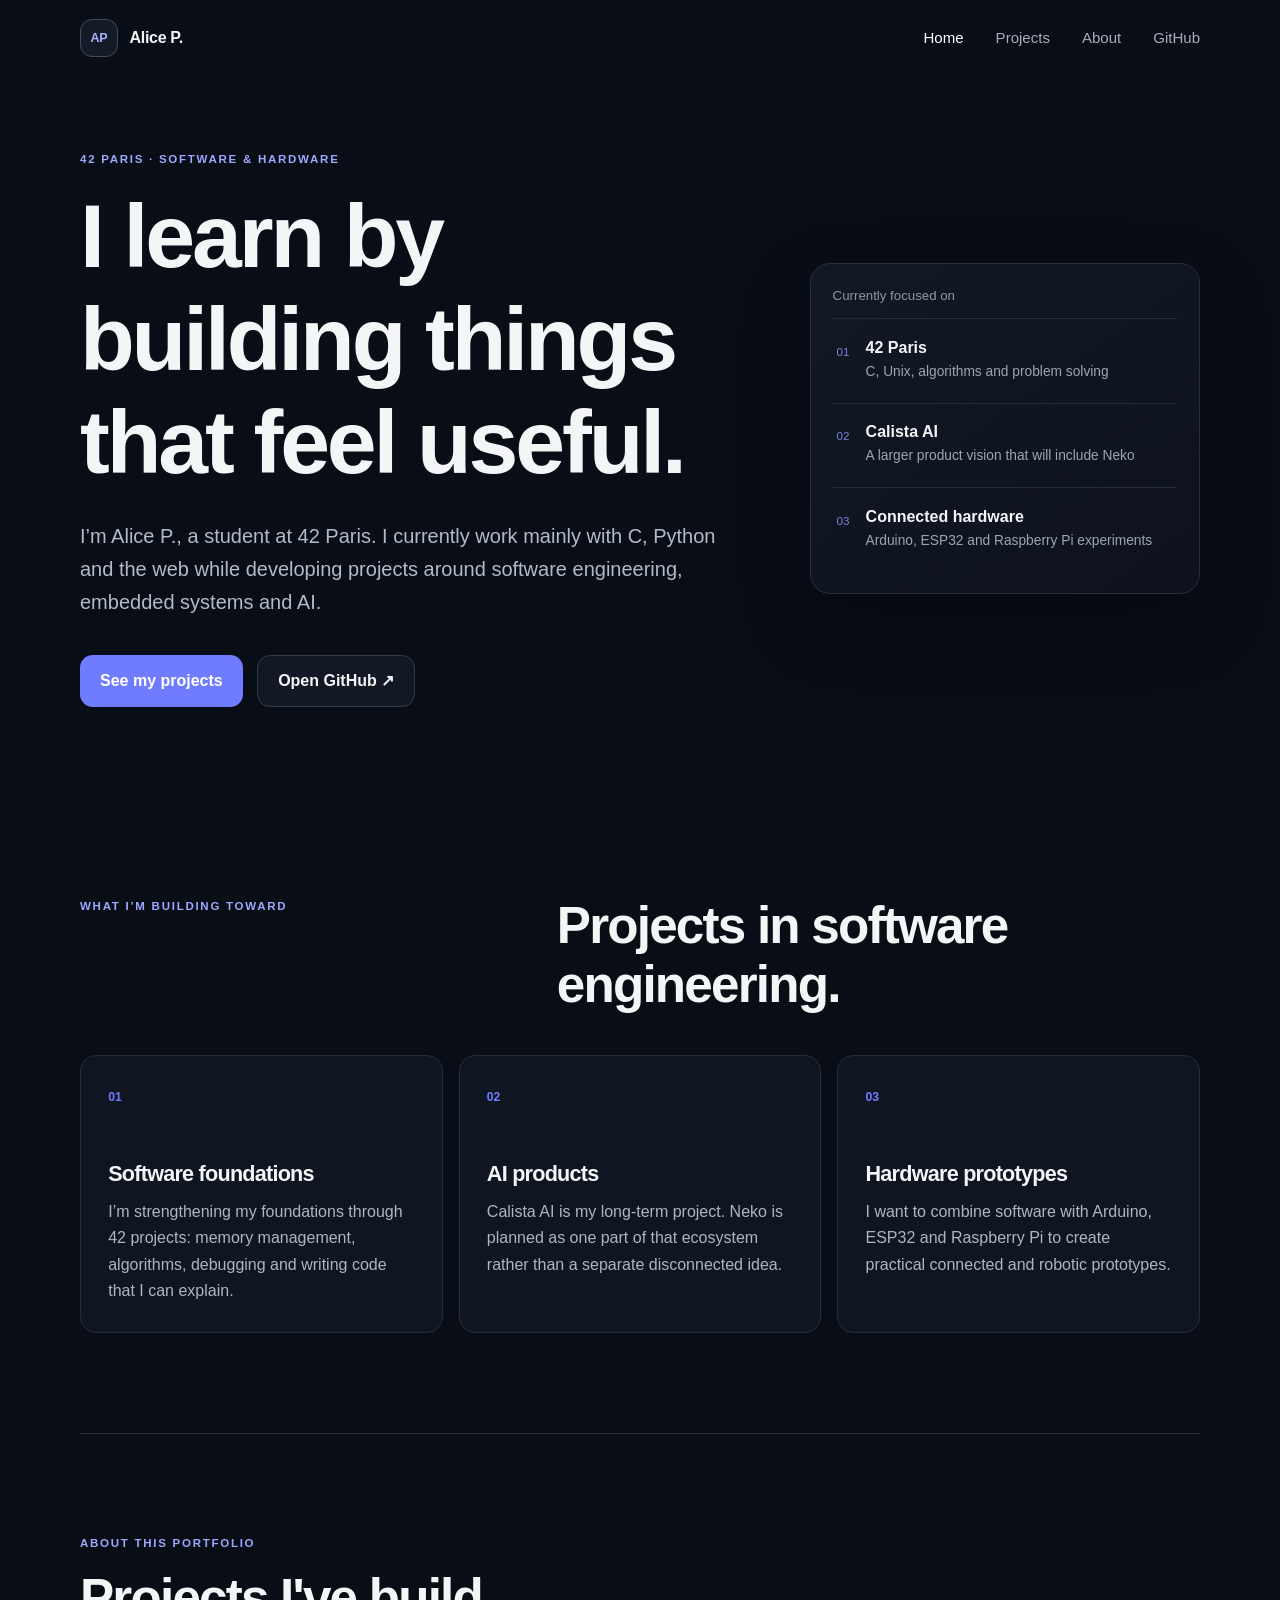
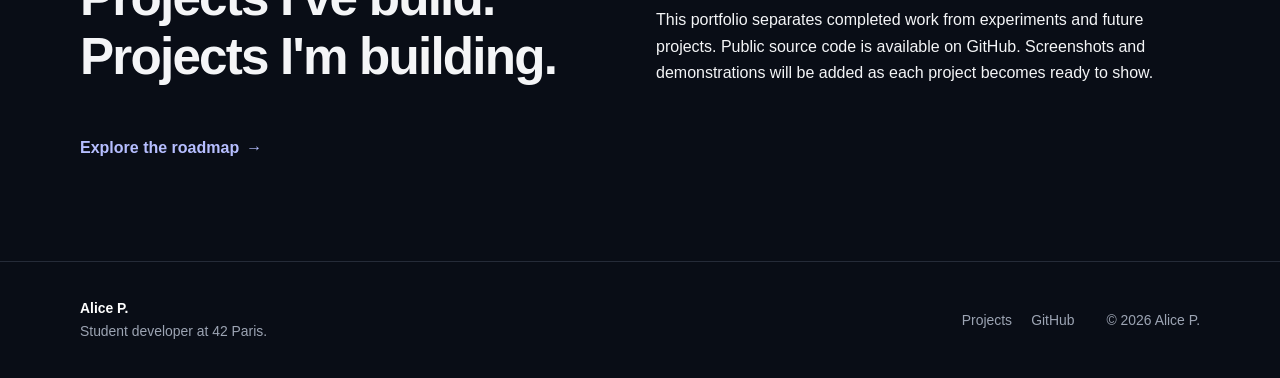
<file: index.html>
<!doctype html>
<html lang="en">
<head>
  <meta charset="utf-8">
  <meta name="viewport" content="width=device-width, initial-scale=1">
  <meta name="description" content="Portfolio of Alice P., a 42 Paris student building software, embedded systems and AI projects.">
  <meta name="referrer" content="strict-origin-when-cross-origin">
  <meta name="color-scheme" content="dark">
  <title>Alice P. | Developer Portfolio</title>
  <link rel="stylesheet" href="style.css">
  <script src="script.js" defer></script>
</head>
<body>
  <a class="skip-link" href="#main-content">Skip to content</a>
  <header class="site-header">
    <nav class="container nav" aria-label="Main navigation">
      <a class="logo" href="index.html" aria-label="Alice P. home"><span class="logo-mark" aria-hidden="true">AP</span><span>Alice P.</span></a>
      <ul class="nav-links">
        <li><a href="index.html">Home</a></li><li><a href="projects.html">Projects</a></li><li><a href="about.html">About</a></li><li><a href="https://github.com/Alcije" target="_blank" rel="noopener noreferrer">GitHub</a></li>
      </ul>
      <button class="menu-button" type="button" aria-label="Open navigation" aria-expanded="false" aria-controls="mobile-navigation"><span></span><span></span><span></span></button>
    </nav>
    <nav class="mobile-nav" id="mobile-navigation" aria-label="Mobile navigation" hidden>
      <a href="index.html">Home</a><a href="projects.html">Projects</a><a href="about.html">About</a><a href="https://github.com/Alcije" target="_blank" rel="noopener noreferrer">GitHub</a>
    </nav>
  </header>

  <main id="main-content">
    <section class="hero container">
      <div class="hero-copy reveal">
        <p class="eyebrow">42 Paris · Software &amp; hardware</p>
        <h1>I learn by building things that feel useful.</h1>
        <p class="hero-text">I’m Alice P., a student at 42 Paris. I currently work mainly with C, Python and the web while developing projects around software engineering, embedded systems and AI.</p>
        <div class="actions"><a class="button primary" href="projects.html">See my projects</a><a class="button secondary" href="https://github.com/Alcije" target="_blank" rel="noopener noreferrer">Open GitHub ↗</a></div>
      </div>
      <aside class="hero-panel reveal" aria-label="Current focus">
        <p class="panel-label">Currently focused on</p>
        <ul class="focus-list">
          <li><span>01</span><div><strong>42 Paris</strong><small>C, Unix, algorithms and problem solving</small></div></li>
          <li><span>02</span><div><strong>Calista AI</strong><small>A larger product vision that will include Neko</small></div></li>
          <li><span>03</span><div><strong>Connected hardware</strong><small>Arduino, ESP32 and Raspberry Pi experiments</small></div></li>
        </ul>
      </aside>
    </section>

    <section class="container section">
      <div class="section-heading reveal"><p class="eyebrow">What I’m building toward</p><h2>Projects in software engineering.</h2></div>
      <div class="three-column">
        <article class="info-card reveal"><span class="card-index">01</span><h3>Software foundations</h3><p>I’m strengthening my foundations through 42 projects: memory management, algorithms, debugging and writing code that I can explain.</p></article>
        <article class="info-card reveal"><span class="card-index">02</span><h3>AI products</h3><p>Calista AI is my long-term project. Neko is planned as one part of that ecosystem rather than a separate disconnected idea.</p></article>
        <article class="info-card reveal"><span class="card-index">03</span><h3>Hardware prototypes</h3><p>I want to combine software with Arduino, ESP32 and Raspberry Pi to create practical connected and robotic prototypes.</p></article>
      </div>
    </section>

    <section class="container section project-preview reveal">
      <div><p class="eyebrow">About this portfolio</p><h2>Projects I've build. Projects I'm building.</h2></div>
      <p>This portfolio separates completed work from experiments and future projects. Public source code is available on GitHub. Screenshots and demonstrations will be added as each project becomes ready to show.</p>
      <a class="text-link" href="projects.html">Explore the roadmap <span aria-hidden="true">→</span></a>
    </section>
  </main>

  <footer><div class="container footer-inner"><div><strong>Alice P.</strong><p>Student developer at 42 Paris.</p></div><div class="footer-links"><a href="projects.html">Projects</a><a href="https://github.com/Alcije" target="_blank" rel="noopener noreferrer">GitHub</a></div><p>© <span data-year>2026</span> Alice P.</p></div></footer>
</body>
</html>
</file>
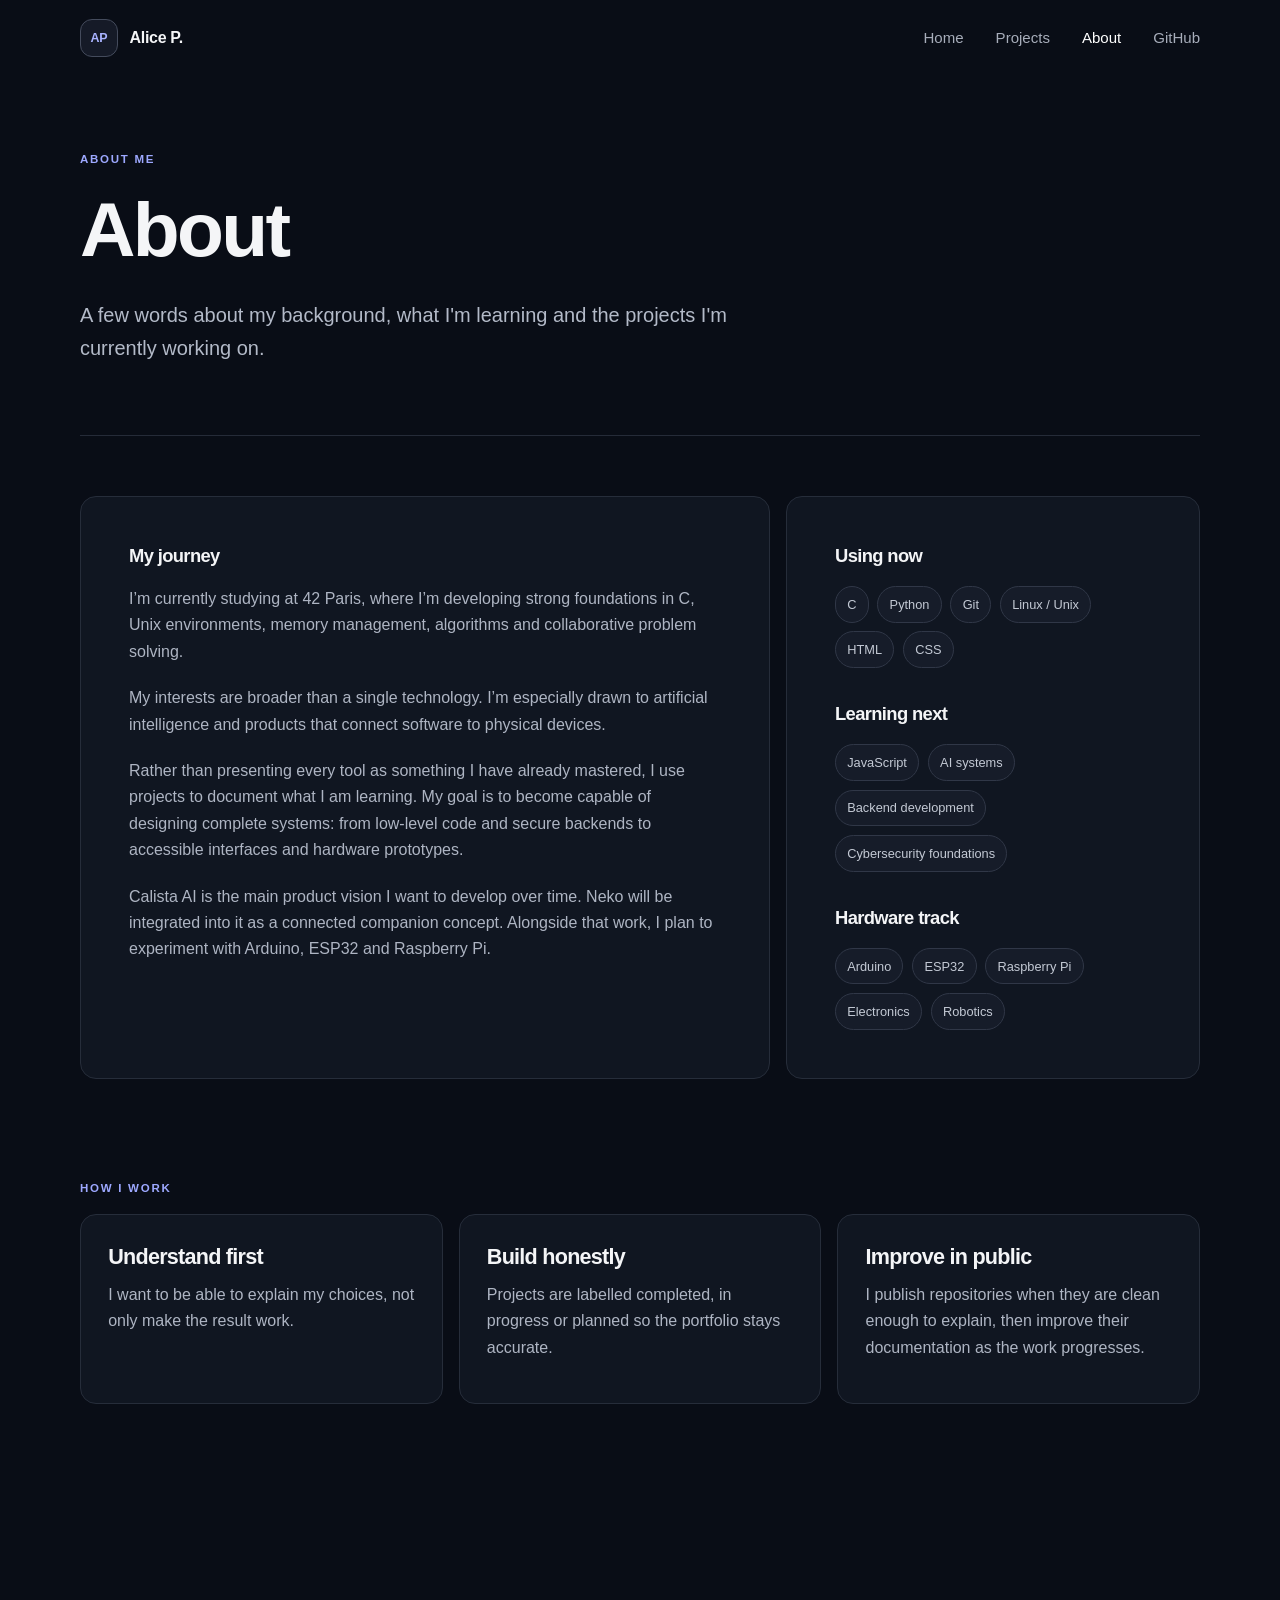
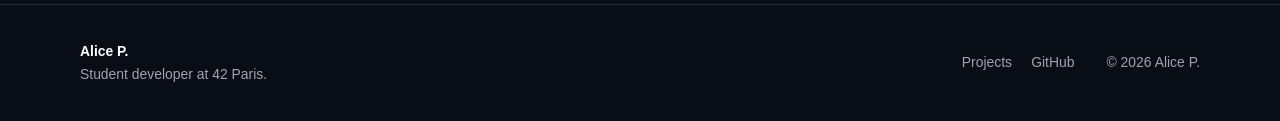
<file: about.html>
<!doctype html>
<html lang="en">
<head>
  <meta charset="utf-8"><meta name="viewport" content="width=device-width, initial-scale=1">
  <meta name="description" content="About Alice P., a student developer at 42 Paris interested in software engineering, embedded systems and AI.">
  <meta name="referrer" content="strict-origin-when-cross-origin"><meta name="color-scheme" content="dark">
  <title>About | Alice P.</title><link rel="stylesheet" href="style.css"><script src="script.js" defer></script>
</head>
<body>
<a class="skip-link" href="#main-content">Skip to content</a>
<header class="site-header"><nav class="container nav" aria-label="Main navigation"><a class="logo" href="index.html"><span class="logo-mark" aria-hidden="true">AP</span><span>Alice P.</span></a><ul class="nav-links"><li><a href="index.html">Home</a></li><li><a href="projects.html">Projects</a></li><li><a href="about.html">About</a></li><li><a href="https://github.com/Alcije" target="_blank" rel="noopener noreferrer">GitHub</a></li></ul><button class="menu-button" type="button" aria-label="Open navigation" aria-expanded="false" aria-controls="mobile-navigation"><span></span><span></span><span></span></button></nav><nav class="mobile-nav" id="mobile-navigation" aria-label="Mobile navigation" hidden><a href="index.html">Home</a><a href="projects.html">Projects</a><a href="about.html">About</a><a href="https://github.com/Alcije" target="_blank" rel="noopener noreferrer">GitHub</a></nav></header>
<main id="main-content" class="container page-main">
  <header class="page-heading reveal"><p class="eyebrow">About me</p><h1>About</h1><p>A few words about my background, what I'm learning and the projects I'm currently working on.</p></header>
  <section class="about-layout">
    <article class="story reveal">
      <h2>My journey</h2>
      <p>I’m currently studying at 42 Paris, where I’m developing strong foundations in C, Unix environments, memory management, algorithms and collaborative problem solving.</p>
      <p>My interests are broader than a single technology. I’m especially drawn to artificial intelligence and products that connect software to physical devices.</p>
      <p>Rather than presenting every tool as something I have already mastered, I use projects to document what I am learning. My goal is to become capable of designing complete systems: from low-level code and secure backends to accessible interfaces and hardware prototypes.</p>
      <p>Calista AI is the main product vision I want to develop over time. Neko will be integrated into it as a connected companion concept. Alongside that work, I plan to experiment with Arduino, ESP32 and Raspberry Pi.</p>
    </article>
    <aside class="learning-panel reveal">
      <div class="skill-group"><h2>Using now</h2><div class="tag-list"><span>C</span><span>Python</span><span>Git</span><span>Linux / Unix</span><span>HTML</span><span>CSS</span></div></div>
      <div class="skill-group"><h2>Learning next</h2><div class="tag-list"><span>JavaScript</span><span>AI systems</span><span>Backend development</span><span>Cybersecurity foundations</span></div></div>
      <div class="skill-group"><h2>Hardware track</h2><div class="tag-list"><span>Arduino</span><span>ESP32</span><span>Raspberry Pi</span><span>Electronics</span><span>Robotics</span></div></div>
    </aside>
  </section>
  <section class="container section values-section reveal"><p class="eyebrow">How I work</p><div class="three-column"><article class="info-card"><h3>Understand first</h3><p>I want to be able to explain my choices, not only make the result work.</p></article><article class="info-card"><h3>Build honestly</h3><p>Projects are labelled completed, in progress or planned so the portfolio stays accurate.</p></article><article class="info-card"><h3>Improve in public</h3><p>I publish repositories when they are clean enough to explain, then improve their documentation as the work progresses.</p></article></div></section>
</main>
<footer><div class="container footer-inner"><div><strong>Alice P.</strong><p>Student developer at 42 Paris.</p></div><div class="footer-links"><a href="projects.html">Projects</a><a href="https://github.com/Alcije" target="_blank" rel="noopener noreferrer">GitHub</a></div><p>© <span data-year>2026</span> Alice P.</p></div></footer>
</body></html>
</file>
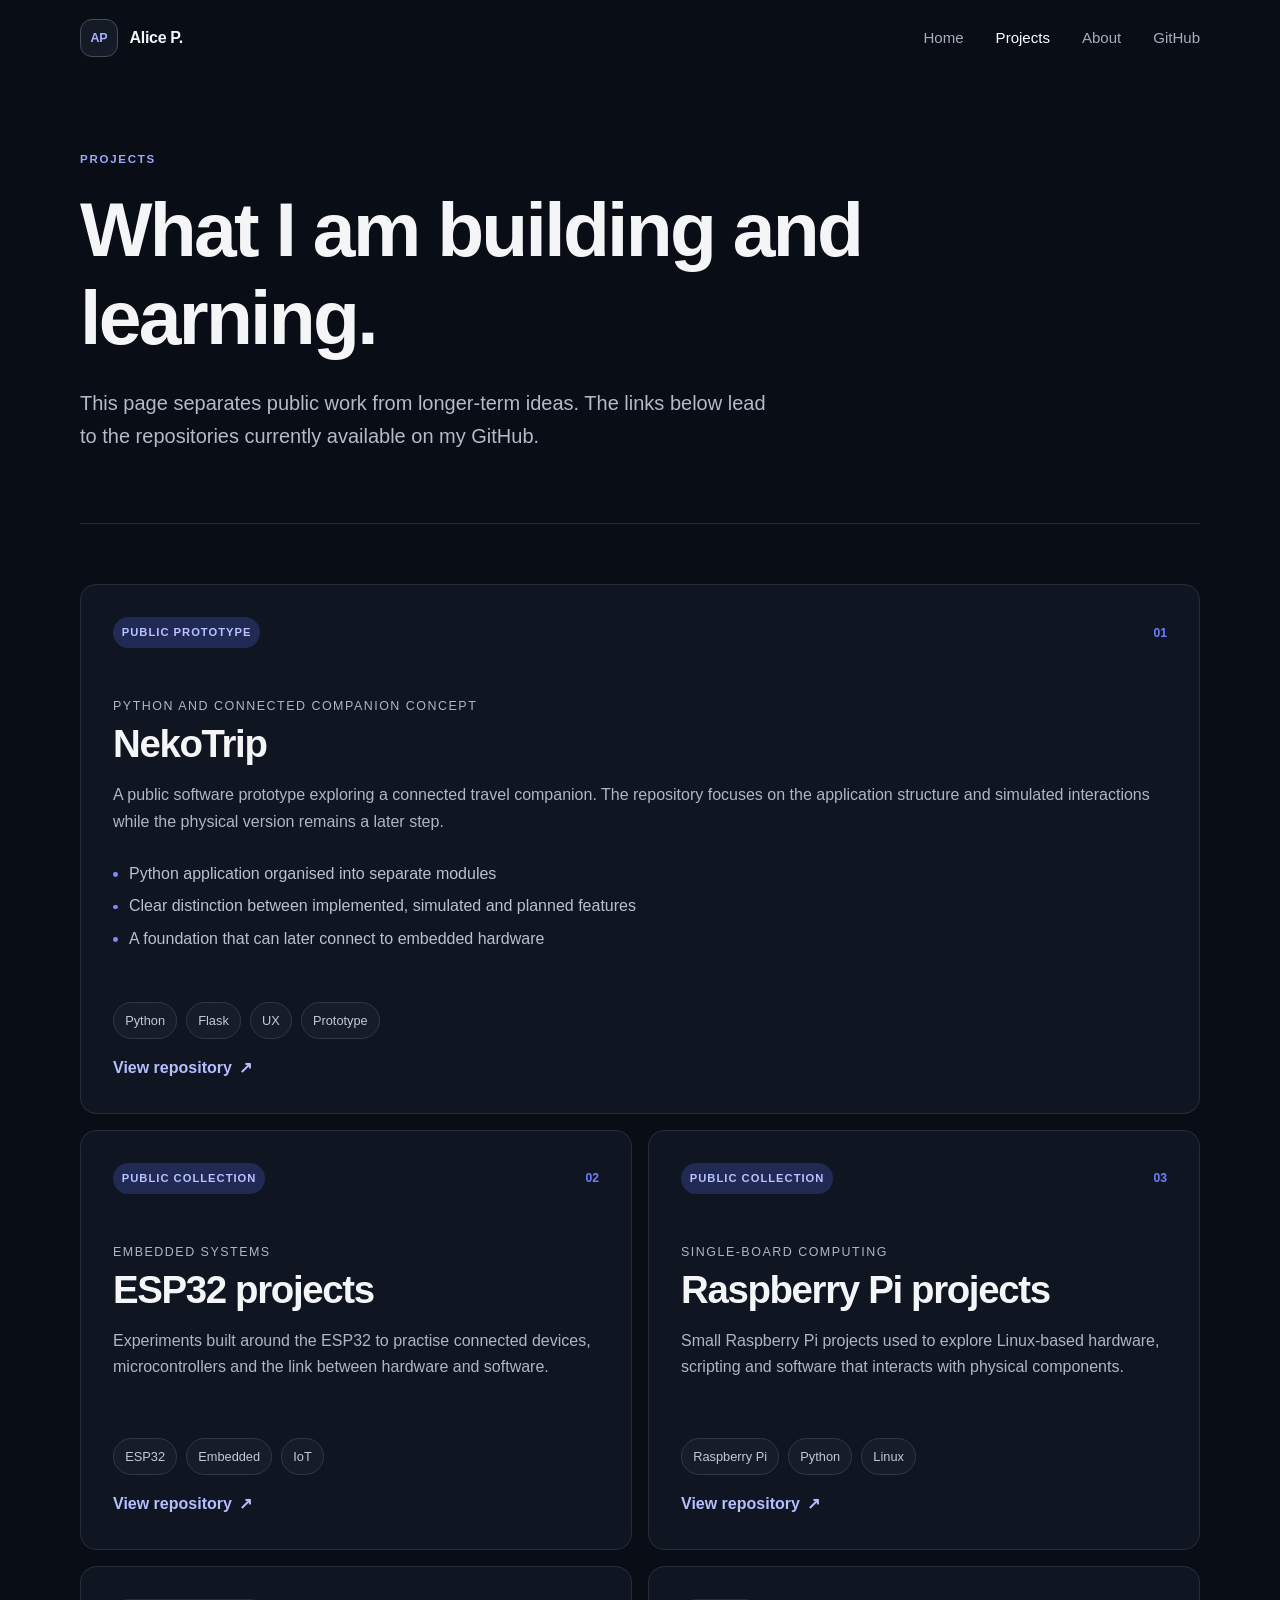
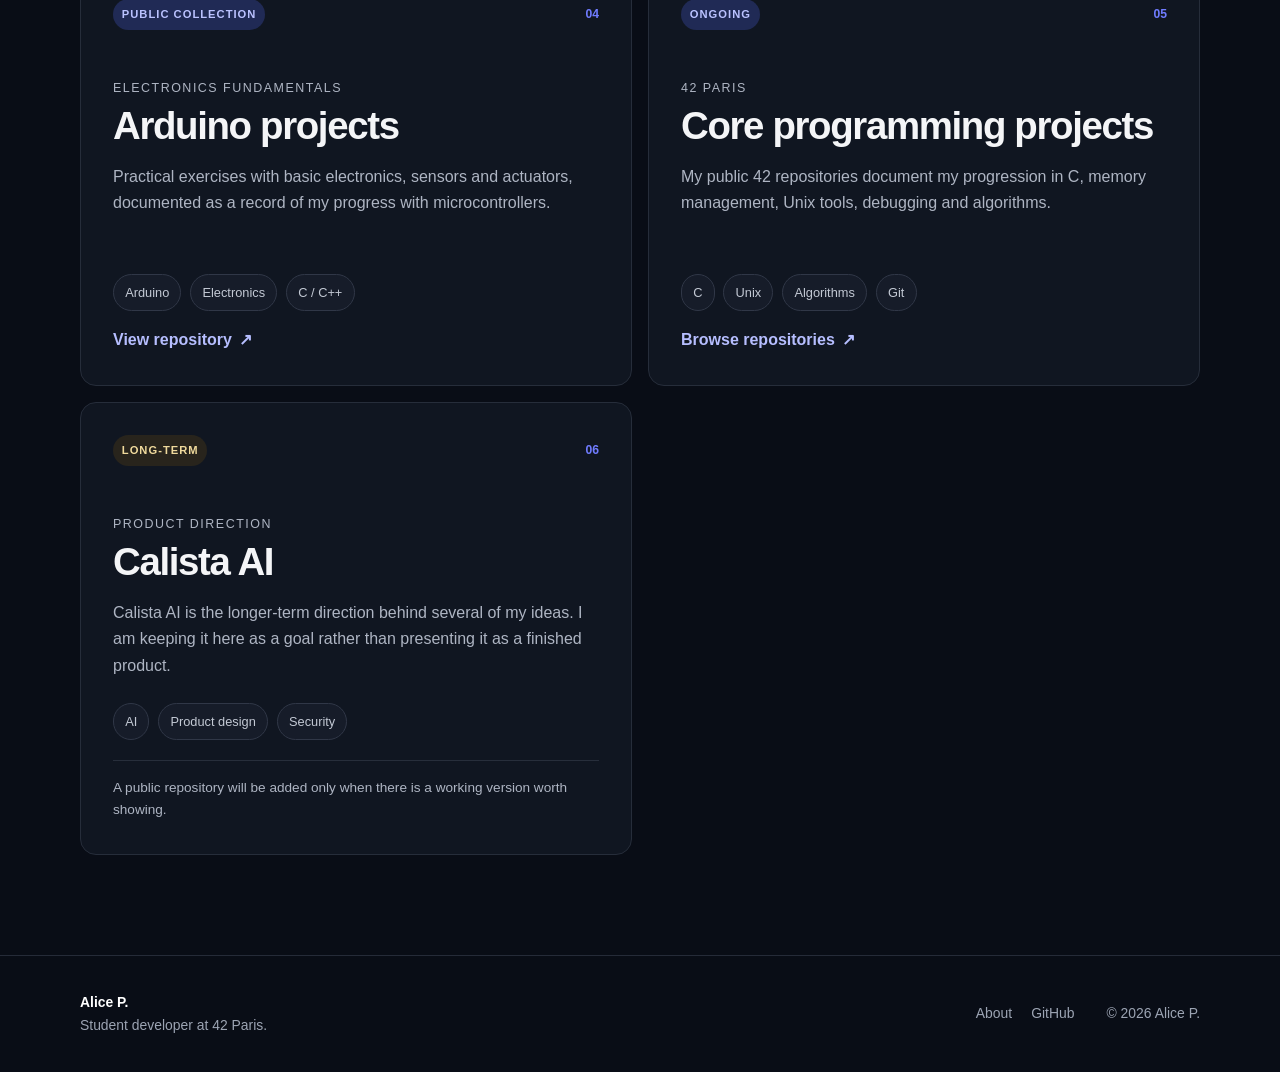
<file: projects.html>
<!doctype html>
<html lang="en">
<head>
  <meta charset="utf-8">
  <meta name="viewport" content="width=device-width, initial-scale=1">
  <meta name="description" content="Public projects by Alice P., including NekoTrip, embedded systems experiments and work completed at 42 Paris.">
  <meta name="referrer" content="strict-origin-when-cross-origin">
  <meta name="color-scheme" content="dark">
  <title>Projects | Alice P.</title>
  <link rel="stylesheet" href="style.css">
  <script src="script.js" defer></script>
</head>
<body>
<a class="skip-link" href="#main-content">Skip to content</a>
<header class="site-header">
  <nav class="container nav" aria-label="Main navigation">
    <a class="logo" href="index.html" aria-label="Alice P. home"><span class="logo-mark" aria-hidden="true">AP</span><span>Alice P.</span></a>
    <ul class="nav-links">
      <li><a href="index.html">Home</a></li>
      <li><a href="projects.html">Projects</a></li>
      <li><a href="about.html">About</a></li>
      <li><a href="https://github.com/Alcije" target="_blank" rel="noopener noreferrer">GitHub</a></li>
    </ul>
    <button class="menu-button" type="button" aria-label="Open navigation" aria-expanded="false" aria-controls="mobile-navigation"><span></span><span></span><span></span></button>
  </nav>
  <nav class="mobile-nav" id="mobile-navigation" aria-label="Mobile navigation" hidden>
    <a href="index.html">Home</a><a href="projects.html">Projects</a><a href="about.html">About</a><a href="https://github.com/Alcije" target="_blank" rel="noopener noreferrer">GitHub</a>
  </nav>
</header>
<main id="main-content" class="container page-main">
  <header class="page-heading reveal">
    <p class="eyebrow">Projects</p>
    <h1>What I am building and learning.</h1>
    <p>This page separates public work from longer-term ideas. The links below lead to the repositories currently available on my GitHub.</p>
  </header>
  <section class="project-grid" aria-label="Project list">
    <article class="project-card featured reveal">
      <div class="project-top"><span class="status in-progress">Public prototype</span><span class="project-number">01</span></div>
      <p class="project-type">Python and connected companion concept</p>
      <h2>NekoTrip</h2>
      <p>A public software prototype exploring a connected travel companion. The repository focuses on the application structure and simulated interactions while the physical version remains a later step.</p>
      <ul class="project-points"><li>Python application organised into separate modules</li><li>Clear distinction between implemented, simulated and planned features</li><li>A foundation that can later connect to embedded hardware</li></ul>
      <div class="tag-list"><span>Python</span><span>Flask</span><span>UX</span><span>Prototype</span></div>
      <a class="text-link" href="https://github.com/Alcije/NekoTrip" target="_blank" rel="noopener noreferrer">View repository <span aria-hidden="true">↗</span></a>
    </article>

    <article class="project-card reveal">
      <div class="project-top"><span class="status ongoing">Public collection</span><span class="project-number">02</span></div>
      <p class="project-type">Embedded systems</p>
      <h2>ESP32 projects</h2>
      <p>Experiments built around the ESP32 to practise connected devices, microcontrollers and the link between hardware and software.</p>
      <div class="tag-list"><span>ESP32</span><span>Embedded</span><span>IoT</span></div>
      <a class="text-link" href="https://github.com/Alcije/ESP32-projects" target="_blank" rel="noopener noreferrer">View repository <span aria-hidden="true">↗</span></a>
    </article>

    <article class="project-card reveal">
      <div class="project-top"><span class="status ongoing">Public collection</span><span class="project-number">03</span></div>
      <p class="project-type">Single-board computing</p>
      <h2>Raspberry Pi projects</h2>
      <p>Small Raspberry Pi projects used to explore Linux-based hardware, scripting and software that interacts with physical components.</p>
      <div class="tag-list"><span>Raspberry Pi</span><span>Python</span><span>Linux</span></div>
      <a class="text-link" href="https://github.com/Alcije/Raspberry-Pi-projects" target="_blank" rel="noopener noreferrer">View repository <span aria-hidden="true">↗</span></a>
    </article>

    <article class="project-card reveal">
      <div class="project-top"><span class="status ongoing">Public collection</span><span class="project-number">04</span></div>
      <p class="project-type">Electronics fundamentals</p>
      <h2>Arduino projects</h2>
      <p>Practical exercises with basic electronics, sensors and actuators, documented as a record of my progress with microcontrollers.</p>
      <div class="tag-list"><span>Arduino</span><span>Electronics</span><span>C / C++</span></div>
      <a class="text-link" href="https://github.com/Alcije/Arduino-projects" target="_blank" rel="noopener noreferrer">View repository <span aria-hidden="true">↗</span></a>
    </article>

    <article class="project-card reveal">
      <div class="project-top"><span class="status ongoing">Ongoing</span><span class="project-number">05</span></div>
      <p class="project-type">42 Paris</p>
      <h2>Core programming projects</h2>
      <p>My public 42 repositories document my progression in C, memory management, Unix tools, debugging and algorithms.</p>
      <div class="tag-list"><span>C</span><span>Unix</span><span>Algorithms</span><span>Git</span></div>
      <a class="text-link" href="https://github.com/Alcije?tab=repositories" target="_blank" rel="noopener noreferrer">Browse repositories <span aria-hidden="true">↗</span></a>
    </article>

    <article class="project-card reveal">
      <div class="project-top"><span class="status planned">Long-term</span><span class="project-number">06</span></div>
      <p class="project-type">Product direction</p>
      <h2>Calista AI</h2>
      <p>Calista AI is the longer-term direction behind several of my ideas. I am keeping it here as a goal rather than presenting it as a finished product.</p>
      <div class="tag-list"><span>AI</span><span>Product design</span><span>Security</span></div>
      <p class="project-note">A public repository will be added only when there is a working version worth showing.</p>
    </article>
  </section>
</main>
<footer><div class="container footer-inner"><div><strong>Alice P.</strong><p>Student developer at 42 Paris.</p></div><div class="footer-links"><a href="about.html">About</a><a href="https://github.com/Alcije" target="_blank" rel="noopener noreferrer">GitHub</a></div><p>© <span data-year>2026</span> Alice P.</p></div></footer>
</body>
</html>
</file>
<file: style.css>
*,*::before,*::after{box-sizing:border-box}*{margin:0}html{scroll-behavior:smooth}body{min-height:100vh;background:#090d16;color:#f4f5f7;font-family:Inter,ui-sans-serif,-apple-system,BlinkMacSystemFont,"Segoe UI",sans-serif;line-height:1.65;-webkit-font-smoothing:antialiased}a{color:inherit;text-decoration:none}ul{padding:0;list-style:none}button{font:inherit}strong,h1,h2,h3{line-height:1.15}h1,h2,h3{letter-spacing:-.035em}.container{width:min(1120px,calc(100% - 2.5rem));margin-inline:auto}.skip-link{position:fixed;left:1rem;top:1rem;z-index:999;transform:translateY(-160%);padding:.75rem 1rem;border-radius:.6rem;background:#fff;color:#090d16}.skip-link:focus{transform:none}.site-header{position:fixed;inset:0 0 auto;z-index:100;border-bottom:1px solid transparent;transition:background-color .25s,border-color .25s}.site-header.scrolled{background:rgba(9,13,22,.9);border-color:#252b38;backdrop-filter:blur(16px)}.nav{height:76px;display:flex;align-items:center;justify-content:space-between}.logo{display:flex;align-items:center;gap:.75rem;font-weight:750;letter-spacing:-.02em}.logo-mark{display:grid;place-items:center;width:2.35rem;height:2.35rem;border:1px solid #444b5c;border-radius:.75rem;background:#151a27;color:#a9b3ff;font-size:.78rem}.nav-links{display:flex;gap:2rem}.nav-links a,.mobile-nav a{color:#a7adba;font-size:.94rem;transition:color .2s}.nav-links a:hover,.nav-links a[aria-current="page"],.mobile-nav a:hover,.mobile-nav a[aria-current="page"]{color:#fff}.menu-button{display:none;width:2.75rem;height:2.75rem;border:0;border-radius:.7rem;background:#151a27;color:#fff;align-items:center;justify-content:center;flex-direction:column;gap:5px}.menu-button span{width:19px;height:2px;background:currentColor;border-radius:99px;transition:transform .2s,opacity .2s}.menu-button.open span:first-child{transform:translateY(7px) rotate(45deg)}.menu-button.open span:nth-child(2){opacity:0}.menu-button.open span:last-child{transform:translateY(-7px) rotate(-45deg)}.mobile-nav{position:fixed;inset:76px 0 auto;padding:1rem 1.25rem 1.4rem;background:#0d121d;border-bottom:1px solid #252b38}.mobile-nav a{display:block;padding:.85rem;border-radius:.7rem}.mobile-nav a:hover{background:#161c29}.hero{min-height:720px;padding-top:150px;padding-bottom:90px;display:grid;grid-template-columns:1.25fr .75fr;gap:5rem;align-items:center}.eyebrow{text-transform:uppercase;letter-spacing:.15em;font-size:.72rem;font-weight:800;color:#9da8ff;margin-bottom:1rem}.hero h1,.page-heading h1{font-size:clamp(3rem,7vw,6.2rem);max-width:900px}.hero-text,.page-heading>p:last-child{max-width:700px;margin-top:1.6rem;color:#b3bac8;font-size:clamp(1.05rem,2vw,1.25rem)}.actions{display:flex;gap:.9rem;flex-wrap:wrap;margin-top:2.25rem}.button{display:inline-flex;align-items:center;justify-content:center;min-height:49px;padding:.75rem 1.25rem;border-radius:.8rem;font-weight:700;transition:transform .2s,background-color .2s,border-color .2s}.button:hover{transform:translateY(-2px)}.button.primary{background:#707cff;color:#fff}.button.primary:hover{background:#8390ff}.button.secondary{border:1px solid #343b4a;background:#121824}.button.secondary:hover{border-color:#68718a}.hero-panel{padding:1.35rem;border:1px solid #292f3d;border-radius:1.25rem;background:linear-gradient(145deg,#121824,#0d121d);box-shadow:0 28px 70px rgba(0,0,0,.28)}.panel-label{color:#8f97a8;font-size:.83rem;margin-bottom:.7rem}.focus-list li{display:flex;gap:1rem;padding:1.2rem .25rem;border-top:1px solid #252b38}.focus-list li>span{font-size:.73rem;color:#7782db;padding-top:.2rem}.focus-list div{display:grid;gap:.25rem}.focus-list small{color:#9da5b4;font-size:.86rem}.section{padding:100px 0}.section-heading{display:grid;grid-template-columns:.8fr 1.2fr;gap:3rem;margin-bottom:2.5rem}.section-heading h2,.project-preview h2,.security-note h2{font-size:clamp(2rem,4vw,3.7rem)}.three-column{display:grid;grid-template-columns:repeat(3,1fr);gap:1rem}.info-card,.project-card,.contact-card,.learning-panel,.story,.security-note{border:1px solid #262d3a;background:#101621;border-radius:1rem}.info-card{padding:1.7rem;min-height:250px}.card-index,.project-number{color:#707cff;font-size:.76rem;font-weight:800}.info-card h3{margin:3.3rem 0 .75rem;font-size:1.35rem}.info-card p,.project-card p,.story p,.contact-card p,.security-note p{color:#aeb5c3}.project-preview{display:grid;grid-template-columns:1fr 1fr;gap:2rem;align-items:end;border-top:1px solid #252b38}.project-preview .text-link{justify-self:start}.text-link{display:inline-flex;gap:.45rem;color:#b6beff;font-weight:700;margin-top:1rem}.text-link:hover{text-decoration:underline}.page-main{padding-top:150px;padding-bottom:100px}.page-heading{padding-bottom:70px;border-bottom:1px solid #252b38;margin-bottom:60px}.page-heading h1{font-size:clamp(2.8rem,6vw,5.4rem)}.about-layout{display:grid;grid-template-columns:1.25fr .75fr;gap:1rem}.story,.learning-panel{padding:clamp(1.5rem,4vw,3rem)}.story h2,.learning-panel h2{font-size:1.15rem;margin-bottom:1.25rem}.story p+p{margin-top:1.25rem}.skill-group+.skill-group{margin-top:2.2rem}.tag-list{display:flex;flex-wrap:wrap;gap:.55rem}.tag-list span{padding:.42rem .7rem;border:1px solid #303747;border-radius:999px;background:#161c29;color:#c3c9d4;font-size:.8rem}.values-section{width:100%}.values-section .info-card{min-height:190px}.values-section .info-card h3{margin:.2rem 0 .75rem}.project-grid{display:grid;grid-template-columns:repeat(2,1fr);gap:1rem}.project-card{padding:2rem;display:flex;flex-direction:column;min-height:420px}.project-card.featured{grid-column:1/-1;min-height:auto}.project-top{display:flex;align-items:center;justify-content:space-between}.status{font-size:.7rem;font-weight:800;text-transform:uppercase;letter-spacing:.09em;padding:.38rem .55rem;border-radius:999px}.status.in-progress,.status.ongoing{background:#202a55;color:#bac2ff}.status.planned,.status.upcoming{background:#28241c;color:#efd99c}.project-type{margin-top:3rem;font-size:.78rem!important;text-transform:uppercase;letter-spacing:.12em}.project-card h2{font-size:clamp(1.8rem,3vw,3rem);margin:.35rem 0 1rem}.project-points{margin:1.2rem 0;color:#bbc1cc}.project-points li{position:relative;padding-left:1rem;margin:.4rem 0}.project-points li::before{content:"";position:absolute;left:0;top:.7em;width:.3rem;height:.3rem;border-radius:50%;background:#7e89ff}.project-card .tag-list{margin-top:auto;padding-top:1.5rem}.project-note{border-top:1px solid #272e3b;margin-top:1.25rem;padding-top:1rem;font-size:.85rem}.contact-grid{display:grid;grid-template-columns:repeat(3,1fr);gap:1rem}.contact-card{padding:1.6rem;min-height:250px;display:flex;flex-direction:column;justify-content:space-between}.contact-symbol{display:grid;place-items:center;width:3.1rem;height:3.1rem;border-radius:.9rem;background:#1c2340;color:#b8c0ff;font-weight:800;font-size:.76rem}.contact-card h2{margin:2.8rem 0 .6rem}.muted-link{display:inline-block;margin-top:1rem;color:#777f8e}.security-note{padding:clamp(1.5rem,4vw,3rem);margin-top:1rem}.security-note p:last-child{max-width:760px;margin-top:1rem}footer{border-top:1px solid #252b38;padding:2.2rem 0;color:#9ca4b3}.footer-inner{display:grid;grid-template-columns:1fr auto auto;align-items:center;gap:2rem;font-size:.87rem}.footer-inner strong{color:#fff}.footer-links{display:flex;gap:1.2rem}.footer-links a:hover{color:#fff}.reveal{opacity:0;transform:translateY(16px);transition:opacity .55s ease,transform .55s ease}.reveal.visible{opacity:1;transform:none}:focus-visible{outline:3px solid #9fa8ff;outline-offset:4px}@media(max-width:850px){.nav-links{display:none}.menu-button{display:flex}.hero{grid-template-columns:1fr;min-height:auto;gap:3rem}.section-heading,.project-preview,.about-layout{grid-template-columns:1fr}.three-column,.contact-grid{grid-template-columns:1fr}.project-grid{grid-template-columns:1fr}.project-card.featured{grid-column:auto}.footer-inner{grid-template-columns:1fr}.page-main{padding-top:125px}}@media(max-width:560px){.container{width:min(100% - 1.5rem,1120px)}.hero{padding-top:125px}.hero h1{font-size:2.75rem}.actions{display:grid}.button{width:100%}.section{padding:70px 0}.page-heading{padding-bottom:45px;margin-bottom:35px}.project-card{padding:1.35rem}.footer-links{flex-wrap:wrap}}@media(prefers-reduced-motion:reduce){html{scroll-behavior:auto}*,*::before,*::after{animation-duration:.01ms!important;animation-iteration-count:1!important;transition-duration:.01ms!important}.reveal{opacity:1;transform:none}}
</file>
